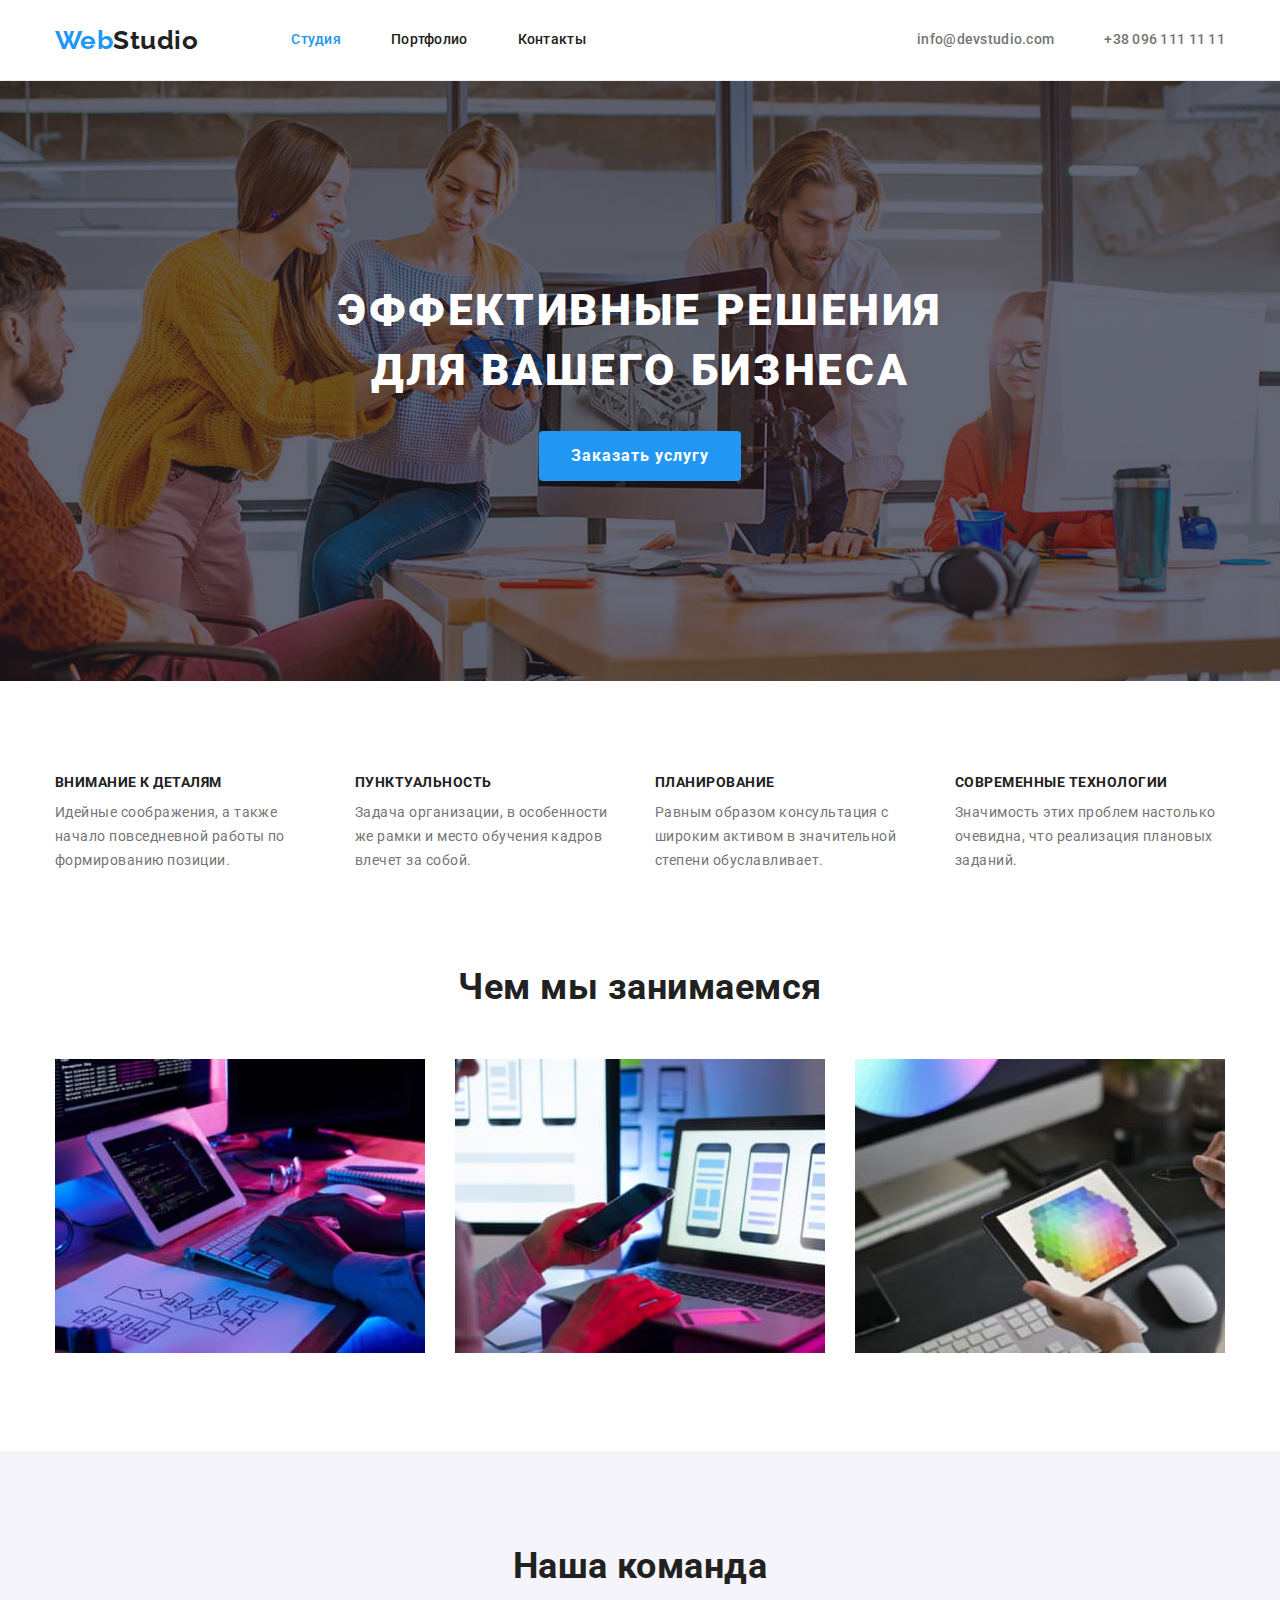
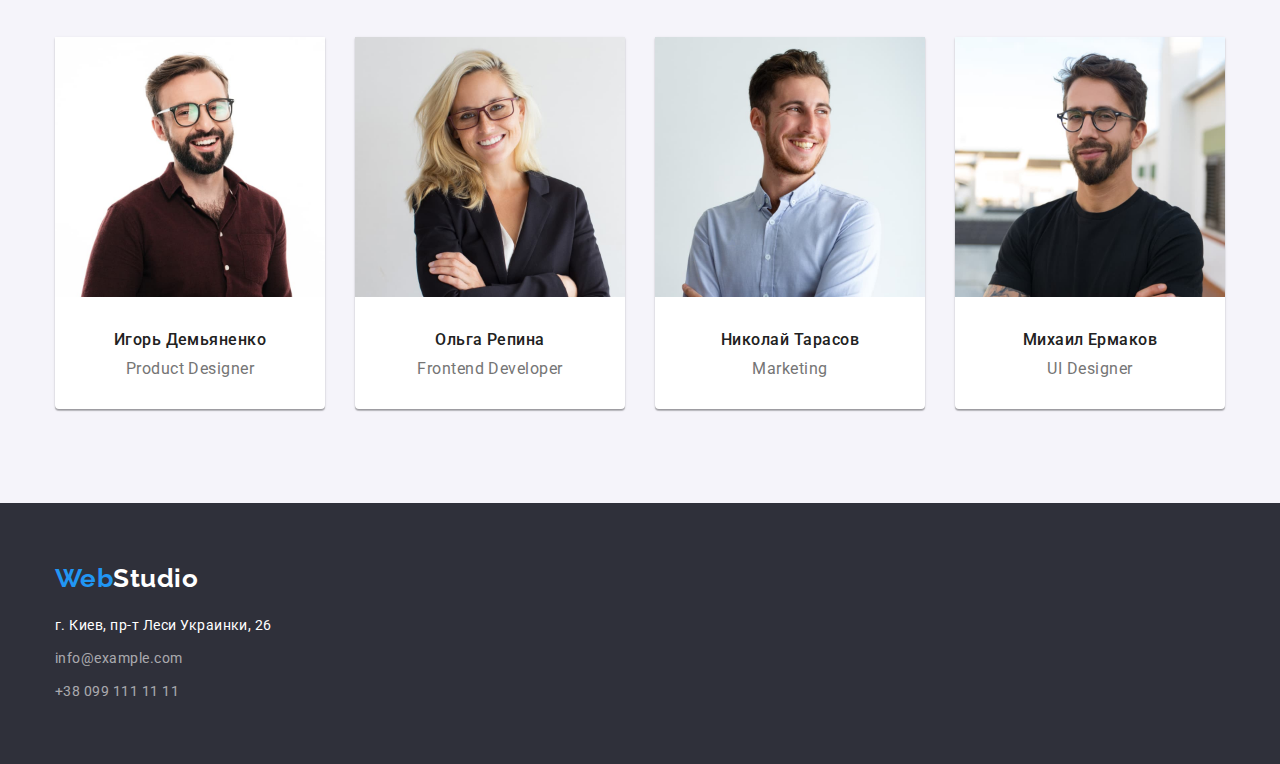
<file: index.html>
<!DOCTYPE html>
<html lang="ru">
  <head>
    <meta charset="UTF-8" />
    <meta http-equiv="X-UA-Compatible" content="IE=edge" />
    <meta name="viewport" content="width=device-width, initial-scale=1.0" />
    <title>Document</title>
    <link rel="preconnect" href="https://fonts.googleapis.com" />
    <link rel="preconnect" href="https://fonts.gstatic.com" crossorigin />
    <link
      href="https://fonts.googleapis.com/css2?family=Raleway:wght@700&family=Roboto:wght@400;500;700;900&display=swap"
      rel="stylesheet"
    />
    <link
      rel="stylesheet"
      href="https://cdnjs.cloudflare.com/ajax/libs/modern-normalize/1.1.0/modern-normalize.min.css"
    />
    <link rel="stylesheet" href="./css/styles.css" />
  </head>
  <body>
    <!--HEADER-->
    <header class="page-header">
      <nav class="container site-nav">
        <a href="./index.html" lang="en" class="logo link">
          <span class="web link">Web</span>Studio
        </a>
        <ul class="nav list">
          <li class="item"><a href="./index.html" class="link current"> Студия </a></li>
          <li class="item"><a href="./portfolio.html" class="link"> Портфолио </a></li>
          <li class="item"><a href="#cont" target="_blank" class="link"> Контакты </a></li>
        </ul>

        <ul class="contacts list">
          <li class="item">
            <a href="mailto:info@devstudio.com" class="mail link"> info@devstudio.com </a>
          </li>
          <li class="item">
            <a href="tel:+380961111111" class="tel link"> +38 096 111 11 11 </a>
          </li>
        </ul>
      </nav>
    </header>

    <!--Main-->
    <main>
      <!--Герой-->
      <section class="hero">
        <h1 class="hero-title">Эффективные решения для вашего бизнеса</h1>
        <button type="button" class="hero-button">Заказать услугу</button>
      </section>

      <!--Скіли-->
      <section class="section skills">
        <div class="container">
          <h2 class="visually-hiden">Наши качества</h2>

          <ul class="skills-list list">
            <li class="skill">
              <h3 class="skills-list-title">Внимание к деталям</h3>
              <p class="skills-list-text">
                Идейные соображения, а также начало повседневной работы по формированию позиции.
              </p>
            </li>
            <li class="skill">
              <h3 class="skills-list-title">Пунктуальность</h3>
              <p class="skills-list-text">
                Задача организации, в особенности же рамки и место обучения кадров влечет за собой.
              </p>
            </li>
            <li class="skill">
              <h3 class="skills-list-title">Планирование</h3>
              <p class="skills-list-text">
                Равным образом консультация с широким активом в значительной степени обуславливает.
              </p>
            </li>
            <li class="skill">
              <h3 class="skills-list-title">Cовременные технологии</h3>
              <p class="skills-list-text">
                Значимость этих проблем настолько очевидна, что реализация плановых заданий.
              </p>
            </li>
          </ul>
        </div>
      </section>

      <!--WORK-->
      <section class="section work-areas">
        <div class="container">
          <h2 class="section-title">Чем мы занимаемся</h2>
          <ul class="work-areas-list list">
            <li><img src="./images/Work/1.jpg" alt="Пишем код" width="370" height="294" /></li>
            <li>
              <img
                src="./images/Work/2.jpg"
                alt="Тестируем приложения на смартфоне"
                width="370"
                height="294"
              />
            </li>
            <li>
              <img
                src="./images/Work/3.jpg"
                alt="Подбираем цветовую гамму"
                width="370"
                height="294"
              />
            </li>
          </ul>
        </div>
      </section>

      <!--TEAM-->
      <section class="section team">
        <div class="container">
          <h2 class="section-title">Наша команда</h2>
          <ul class="our-team list">
            <li class="team-member igor">
              <img
                src="./images/Team/Designer.jpg"
                alt="Фото Игорь Демьяненко"
                width="270"
                height="260"
              />
              <div class="description">
                <h3 class="name">Игорь Демьяненко</h3>
                <p lang="en" class="position">Product Designer</p>
              </div>
            </li>
            <li class="team-member olga">
              <img
                src="./images/Team/Frontend.jpg"
                alt="Фото Ольга Репина"
                width="270"
                height="260"
              />
              <div class="description">
                <h3 class="name">Ольга Репина</h3>
                <p lang="en" class="position">Frontend Developer</p>
              </div>
            </li>
            <li class="team-member nicholas">
              <img
                src="./images/Team/Marketing.jpg"
                alt="Фото Николай Тарасов"
                width="270"
                height="260"
              />
              <div class="description">
                <h3 class="name">Николай Тарасов</h3>
                <p lang="en" class="position">Marketing</p>
              </div>
            </li>
            <li class="team-member michael">
              <img src="./images/Team/UI.jpg" alt="Фото Михаил Ермаков" width="270" height="260" />
              <div class="description">
                <h3 class="name">Михаил Ермаков</h3>
                <p lang="en" class="position">UI Designer</p>
              </div>
            </li>
          </ul>
        </div>
      </section>
    </main>

    <!---Футер-->
    <footer class="page-footer">
      <div class="container">
        <a href="./index.html" lang="en" class="white-logo link">
          <span class="web">Web</span>Studio
        </a>

        <address class="address">
          <ul class="address-list list" id="cont">
            <li>
              <a
                href="https://goo.gl/maps/A1SFex8QC9FyxfqN6"
                target="_blank"
                rel="noopener noreferrer"
                class="link"
              >
                г. Киев, пр-т Леси Украинки, 26
              </a>
            </li>
            <li>
              <a href="mailto:info@example.com" class="link"> info@example.com </a>
            </li>
            <li><a href="tel:+380991111111" class="link">+38 099 111 11 11</a></li>
          </ul>
        </address>
      </div>
    </footer>
  </body>
</html>
</file>
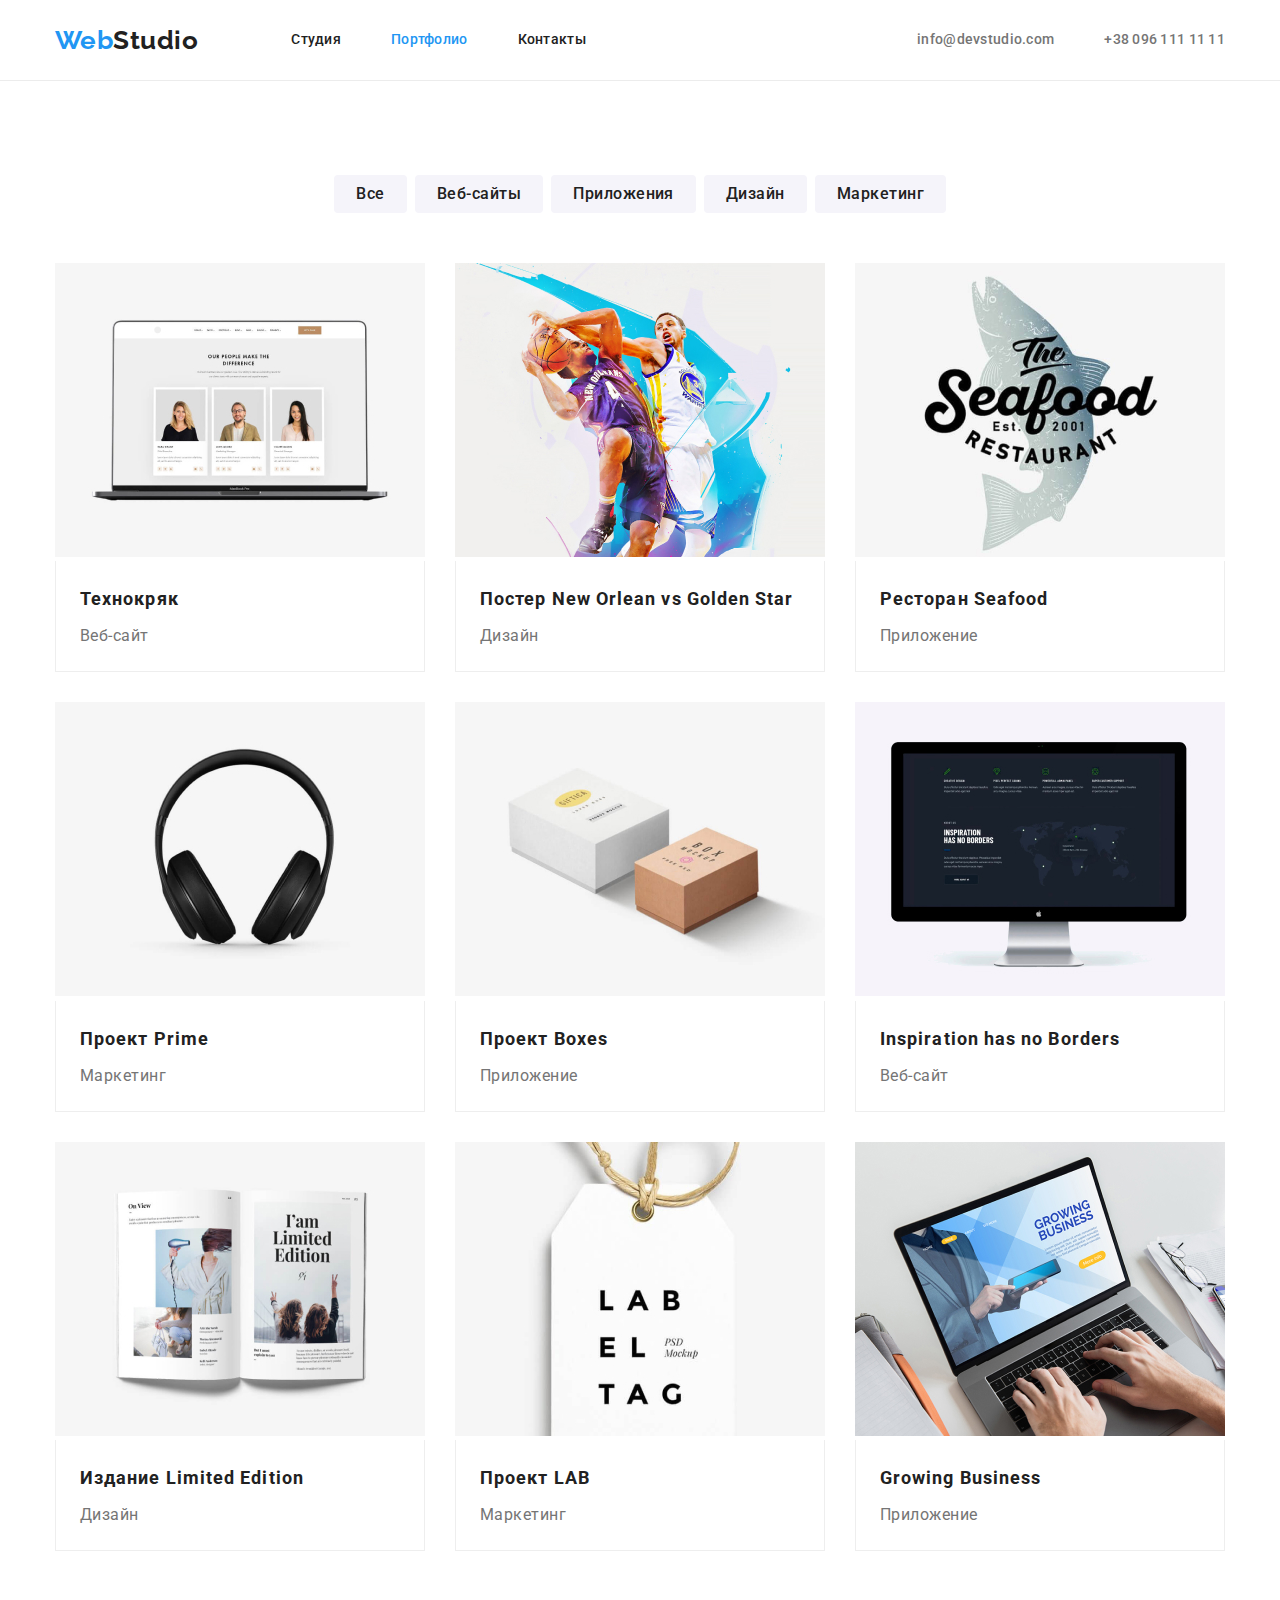
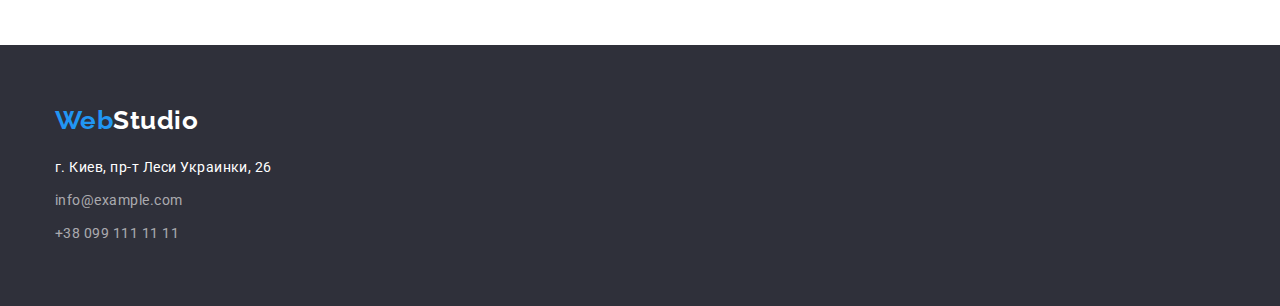
<file: portfolio.html>
<!DOCTYPE html>
<html lang="ru">
  <head>
    <meta charset="UTF-8" />
    <meta http-equiv="X-UA-Compatible" content="IE=edge" />
    <meta name="viewport" content="width=device-width, initial-scale=1.0" />
    <title>Document</title>
    <link rel="preconnect" href="https://fonts.googleapis.com" />
    <link rel="preconnect" href="https://fonts.gstatic.com" crossorigin />
    <link
      href="https://fonts.googleapis.com/css2?family=Raleway:wght@700&family=Roboto:wght@400;500;700;900&display=swap"
      rel="stylesheet"
    />
    <link
      rel="stylesheet"
      href="https://cdnjs.cloudflare.com/ajax/libs/modern-normalize/1.1.0/modern-normalize.min.css"
    />
    <link rel="stylesheet" href="./css/styles.css" />
  </head>

  <body>
    <!--Шапка-->

    <header class="page-header">
      <nav class="container site-nav">
        <a href="./index.html" lang="en" class="logo link"> <span class="web">Web</span>Studio </a>

        <ul class="nav list">
          <li class="item"><a href="./index.html" class="link"> Студия </a></li>
          <li class="item"><a href="./portfolio.html" class="link current"> Портфолио </a></li>
          <li class="item"><a href="#cont" target="_blank" class="link"> Контакты </a></li>
        </ul>

        <ul class="contacts list">
          <li class="item">
            <a href="mailto:info@devstudio.com" class="mail link"> info@devstudio.com </a>
          </li>
          <li class="item">
            <a href="tel:+380961111111" class="tel link"> +38 096 111 11 11 </a>
          </li>
        </ul>
      </nav>
    </header>

    <!--Основна частина-->
    <main>
      <section class="projects">
        <div class="container">
          <h1 class="visually-hiden">Портфолио</h1>

          <!--Фильтр прикладів роботи-->

          <h2 class="visually-hiden">Фильтр работ</h2>

          <ul class="filter-list list">
            <li class="item">
              <button type="button" class="filter-button">Все</button>
            </li>
            <li class="item">
              <button type="button" class="filter-button">Веб-сайты</button>
            </li>
            <li class="item">
              <button type="button" class="filter-button">Приложения</button>
            </li>
            <li class="item">
              <button type="button" class="filter-button">Дизайн</button>
            </li>
            <li class="item">
              <button type="button" class="filter-button">Маркетинг</button>
            </li>
          </ul>

          <!--Галерея-->

          <h2 class="visually-hiden">Галерея работ</h2>

          <ul class="projects-list list">
            <li class="projects-list-item">
              <a href="./portfolio.html">
                <img
                  src="./images/portfolio/website.jpg"
                  alt="Скрин веб-сайта Технокряк"
                  width="370"
                  height="294"
                />
              </a>
              <div class="text">
                <h3 class="project-title">Технокряк</h3>
                <p class="project-type">Веб-сайт</p>
              </div>
            </li>

            <li class="projects-list-item">
              <a href="./portfolio.html">
                <img
                  src="./images/portfolio/basketball.jpg"
                  alt="Постер New Orlean vs Golden Star"
                  width="370"
                  height="294"
                />
              </a>
              <div class="text">
                <h3 class="project-title">
                  Постер <span lang="en"> New Orlean vs Golden Star </span>
                </h3>
                <p class="project-type">Дизайн</p>
              </div>
            </li>

            <li class="projects-list-item">
              <a href="./portfolio.html">
                <img
                  src="./images/portfolio/Application.jpg"
                  alt="Ресторан Seafood лого"
                  width="370"
                  height="294"
                />
              </a>
              <div class="text">
                <h3 class="project-title">Ресторан <span lang="en">Seafood</span></h3>
                <p class="project-type">Приложение</p>
              </div>
            </li>

            <li class="projects-list-item">
              <a href="./portfolio.html">
                <img
                  src="./images/portfolio/headphones.jpg"
                  alt="Фото наушников"
                  width="370"
                  height="294"
                />
              </a>
              <div class="text">
                <h3 class="project-title">Проект <span lang="en">Prime</span></h3>
                <p class="project-type">Маркетинг</p>
              </div>
            </li>

            <li class="projects-list-item">
              <a href="./portfolio.html">
                <img src="./images/portfolio/box.jpg" alt="Коробки" width="370" height="294" />
              </a>
              <div class="text">
                <h3 class="project-title">Проект Boxes</h3>
                <p class="project-type">Приложение</p>
              </div>
            </li>

            <li class="projects-list-item">
              <a href="./portfolio.html">
                <img
                  src="./images/portfolio/Letbuk.jpg"
                  alt="Скриншот веб-сайта Inspiration has no Borders"
                  width="370"
                  height="294"
                />
              </a>
              <div class="text">
                <h3 class="project-title">Inspiration has no Borders</h3>
                <p class="project-type">Веб-сайт</p>
              </div>
            </li>

            <li class="projects-list-item">
              <a href="./portfolio.html">
                <img
                  src="./images/portfolio/newspaper.jpg"
                  alt="Разворот журнала"
                  width="370"
                  height="294"
                />
              </a>
              <div class="text">
                <h3 class="project-title">Издание Limited Edition</h3>
                <p class="project-type">Дизайн</p>
              </div>
            </li>

            <li class="projects-list-item">
              <a href="./portfolio.html">
                <img
                  src="./images/portfolio/price-list.jpg"
                  alt="Проект LAB лого"
                  width="370"
                  height="294"
                />
              </a>
              <div class="text">
                <h3 class="project-title">Проект LAB</h3>
                <p class="project-type">Маркетинг</p>
              </div>
            </li>

            <li class="projects-list-item">
              <a href="./portfolio.html">
                <img
                  src="./images/portfolio/laptop.jpg"
                  alt="Скриншот приложения Growing Business"
                  width="370"
                  height="294"
                />
              </a>
              <div class="text">
                <h3 class="project-title">Growing Business</h3>
                <p class="project-type">Приложение</p>
              </div>
            </li>
          </ul>
        </div>
      </section>
    </main>

    <!-- Футер -->

    <footer class="page-footer">
      <div class="container">
        <div class="footer-logo">
          <a href="./index.html" lang="en" class="white-logo link">
            <span class="web">Web</span>Studio
          </a>
        </div>
        <address class="address">
          <ul class="address-list list" id="cont">
            <li>
              <a
                href="https://goo.gl/maps/A1SFex8QC9FyxfqN6"
                target="_blank"
                rel="noopener noreferrer"
                class="link"
              >
                г. Киев, пр-т Леси Украинки, 26
              </a>
            </li>
            <li><a href="mailto:info@example.com" class="link"> info@example.com </a></li>
            <li><a href="tel:+380991111111" class="link">+38 099 111 11 11</a></li>
          </ul>
        </address>
      </div>
    </footer>
  </body>
</html>
</file>
<file: css/styles.css>
:root {
  --primary-text-color: #212121;
  --secondary-text-color: #757575;
  --accent-color: #2196f3;
  --main-white: #ffffff;
  --secondary-bg-color: #2f303a;
}

body {
  color: var(--primary-text-color);
  background-color: var(--main-white, #ffffff);
  font-family: Roboto, sans-serif;
  letter-spacing: 0.03em;
}

.page-header {
  background-color: var(--main-white);
  border-bottom: 1px solid #ececec;
  
}

.container {
  width: 1200px;
  margin-left: auto;
  margin-right: auto;
  padding-left: 15px;
  padding-right: 15px;
}

.link {
  text-decoration: none;
}

.list {
  padding: 0;
  margin: 0;
  list-style: none;
}

/* ---LOGO--- */
.site-nav {
  display: flex;
  align-items: center;
}

.logo {
  color: var(--primary-text-color);
  font-family: Raleway, sans-serif;
  font-weight: 700;
  font-size: 26px;
  line-height: 1.19;
}

.web {
  color: var(--accent-color);
}

/* header */
.list {
  padding: 0;
  margin: 0;

  list-style: none;
}


.nav {
  display: flex;
  margin-left: 93px;
}

.nav .item:not(:last-child) {
  margin-right: 50px;
}

.nav .link {
  display: block;
  padding-top: 32px;
  padding-bottom: 32px;

  color: var(--primary-text-color);

  font-weight: 500;
  font-size: 14px;
  line-height: 1.14;
  letter-spacing: 0.02em;
}

.nav .link.current {
  color: var(--accent-color);
}

.contacts {
  display: flex;
  margin-left: auto;
}

.contacts .item+.item {
  margin-left: 50px;
}

.contacts .link {
  display: block;
  padding-top: 32px;
  padding-bottom: 32px;

  color: var(--secondary-text-color);

  font-weight: 500;
  font-size: 14px;
  line-height: 1.14;
  letter-spacing: 0.02em;
}

.nav .link:hover,
.nav .link:focus,
.contacts .link:hover,
.contacts .link:focus {
  color: var(--accent-color);
}

/* --HERO-- */
.hero {
  padding-top: 200px;
  padding-bottom: 200px;

  background-color: var(--secondary-bg-color);
  text-align: center;
  background-image: linear-gradient(to right, rgba(47, 48, 58, 0.4), rgba(47, 48, 58, 0.4)),
  url(../images/Img.jpg);
  background-size: cover;
  background-position: center;
  background-repeat: no-repeat;
}

.hero-title {
  margin: 0 auto;
  margin-bottom: 30px;
  width: 696px;

  color: var(--main-white);

  font-weight: 900;
  font-size: 44px;
  line-height: 1.36;

  letter-spacing: 0.06em;
  text-transform: uppercase;
}

.hero-button {
  display: inline-block;
  padding: 10px 32px;
  border-radius: 4px;
  min-width: 200px;
  border: none;

  color: var(--main-white);
  background-color: var(--accent-color);
  cursor: pointer;

  font-family: inherit;
  font-weight: 700;
  font-size: 16px;
  line-height: 1.88;
  letter-spacing: 0.06em;
}

.hero-button:hover,
.hero-button:focus {
  background-color: #188CE8;
}

.section {
  padding-top: 94px;
  padding-bottom: 94px;
}

.visually-hiden {
  position: absolute;
  width: 1px;
  height: 1px;
  margin: -1px;
  border: 0;
  padding: 0;

  white-space: nowrap;
  clip-path: inset(100%);
  clip: rect(0 0 0 0);
  overflow: hidden;
}

.skills-list {
  display: flex;
  justify-content: space-between;
}

.skill {
  /* width: 270px; */
  width: calc((100% - 3 * 30px) / 4);
}

.skills-list-title {
  margin-top: 0;
  margin-bottom: 10px;

  font-weight: 700;
  font-size: 14px;
  line-height: 1.14;

  text-transform: uppercase;
}

.skills-list-text {
  margin-top: 0;
  margin-bottom: 0;
  color: var(--secondary-text-color);
  font-size: 14px;
  line-height: 1.71;
}


.work-areas.section {
  margin-top: 0;
  margin-bottom: 0;
  padding-top: 0;
}

.work-areas-list {
  display: flex;
  justify-content: space-between;
}

.section-title {
  margin-top: 0;
  margin-bottom: 50px;

  font-weight: 700;
  font-size: 36px;
  line-height: 1.17;
  text-align: center;
}

/* team section */
.team {
  padding-top: 94px;
  padding-bottom: 94px;

  background-color: #f5f4fa;
}

.our-team {
  display: flex;
  justify-content: space-between;
}

.team-member {
  background-color: var(--main-white);
  background: #FFFFFF;
  box-shadow: 0px 1px 3px rgba(0, 0, 0, 0.12),
    0px 1px 1px rgba(0, 0, 0, 0.14),
    0px 2px 1px rgba(0, 0, 0, 0.2);
  border-radius: 0px 0px 4px 4px;
}

.description {
  padding-top: 30px;
  padding-bottom: 30px;
}

.name {
  margin-top: 0;
  margin-bottom: 10px;

  font-weight: 500;
  font-size: 16px;
  line-height: 1.18;
  text-align: center;
}

.position {
  margin-top: 0;
  margin-bottom: 0;

  color: var(--secondary-text-color);

  font-size: 16px;
  line-height: 1.18;
  text-align: center;
}

/* --Portfolio-- */
.projects {
  padding-top: 94px;
  padding-bottom: 94px;
}

.filter-list {
  padding-bottom: 50px;
  display: flex;
  justify-content: center;
}

.filter-list .item:not(:last-child) {
  margin-right: 8px;
}

.filter-button {
  min-width: 73px;
  padding: 6px 22px;
  border: none;
  border-radius: 4px;
  color: var(--primary-text-color);
  background-color: #f5f4fa;
  font-family: inherit;
  font-weight: 500;
  font-size: 16px;
  line-height: 1.62;
  text-align: center;
  letter-spacing: 0.03em;
}

.filter-button:hover,
.filter-button:focus {
  color: var(--main-white);
  background-color: var(--accent-color);
  cursor: pointer;

  box-shadow: 0px 3px 1px rgba(0, 0, 0, 0.1), 0px 1px 2px rgba(0, 0, 0, 0.08),
    0px 2px 2px rgba(0, 0, 0, 0.12);
}

/* --Gallery--*/
.projects-list {
  display: flex;
  flex-wrap: wrap;
}

.projects-list-item {
  width: calc((100% - 60px) / 3);
  margin-right: 30px;
  margin-bottom: 30px;
}

.projects-list-item:nth-child(3n) {
  margin-right: 0;
}

.projects-list-item:nth-last-child(-n + 3) {
  margin-bottom: 0;
}

.projects-list-item>img {
  display: block;
}

.projects-list-item .text {
  padding: 20px 24px;
  border-bottom: 1px solid #eeeeee;
  border-left: 1px solid #eeeeee;
  border-right: 1px solid #eeeeee;
}

.project-title {
  margin-top: 0;
  margin-bottom: 4px;

  font-weight: 700;
  font-size: 18px;
  line-height: 2;
  letter-spacing: 0.06em;
}

.project-type {
  margin-top: 0;
  margin-bottom: 0;
  color: var(--secondary-text-color);
  font-size: 16px;
  line-height: 1.88;
}

/* --FOOTER--*/
.page-footer {
  padding-top: 60px;
  padding-bottom: 60px;

  background-color: var(--secondary-bg-color);
}

.white-logo {
  display: block;
  margin-bottom: 20px;

  color: var(--main-white);

  font-family: Raleway, sans-serif;
  font-weight: 700;
  font-size: 26px;
  line-height: 1.19;
}

.address {
  font-style: normal;
}

.address-list>li:not(:last-child) {
  display: block;
  margin-bottom: 9px;
}

.address-list .link {
  color: rgba(255, 255, 255, 0.6);
  font-weight: 400;
  font-size: 14px;
  line-height: 1.71;
}

.address-list .link:hover,
.address-list .link:focus {
  color: var(--accent-color);
}

.address-list [rel] {
  color: var(--main-white);
}
</file>
